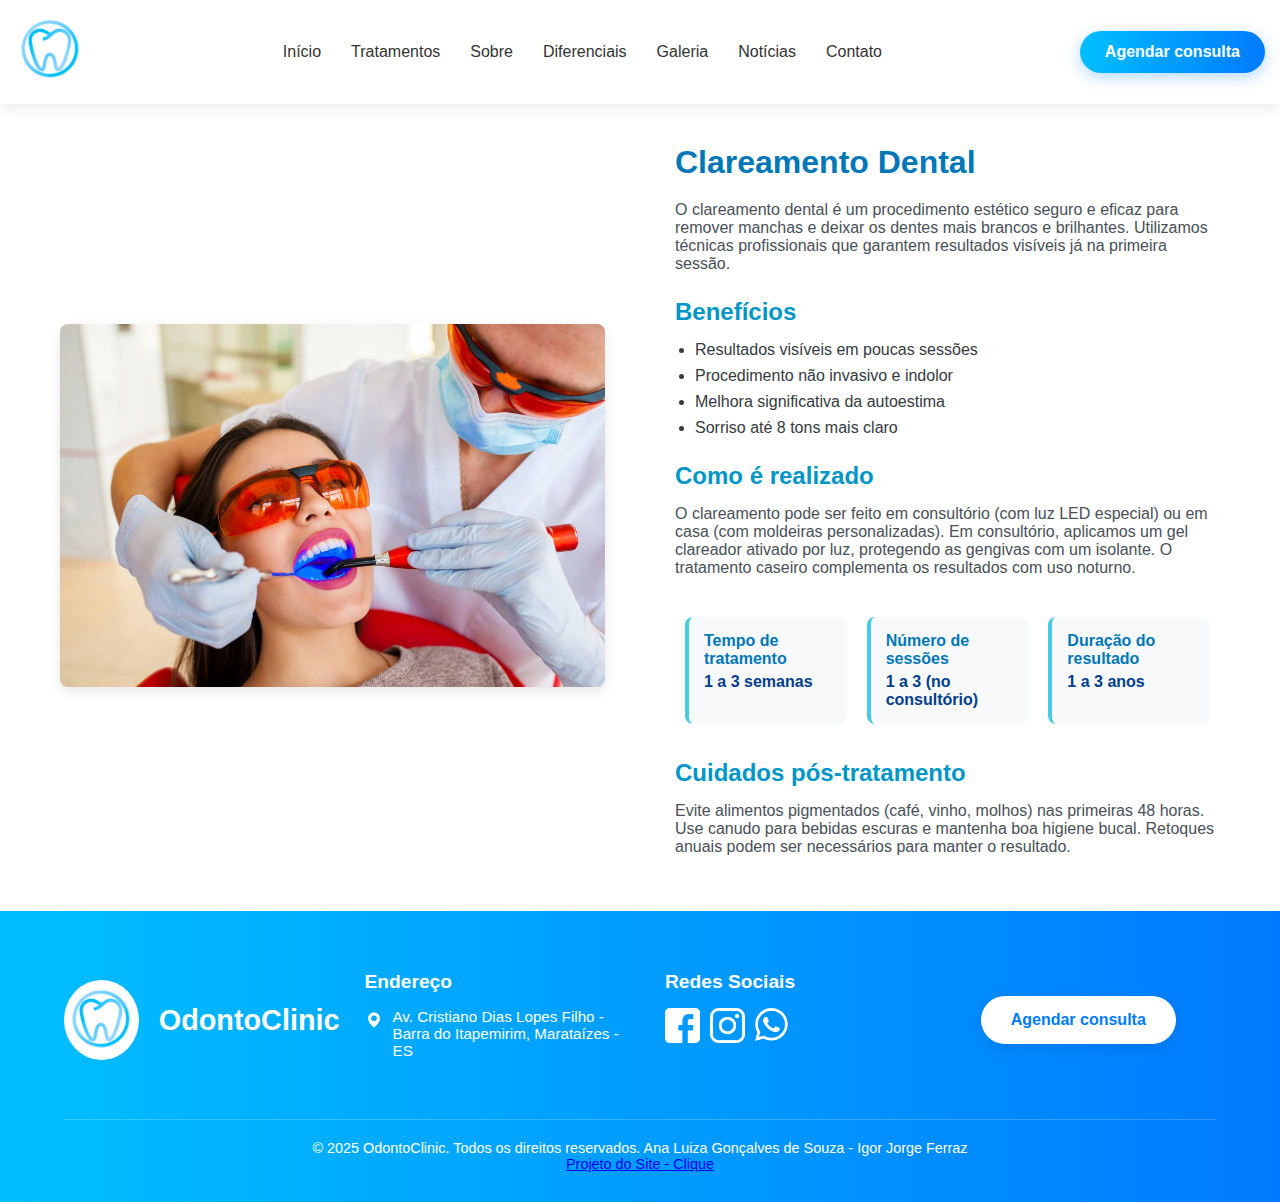
<file: clareamento.html>
<!DOCTYPE html>
<html lang="pt-br">

<head>
    <meta charset="UTF-8">
    <meta name="viewport" content="width=device-width, initial-scale=1.0">
    <title>Implantes Dentários - OdontoClinic</title>
    <link rel="stylesheet" href="assets/css/style.css">
    <link rel="stylesheet" href="assets/css/tratamento.css">
    <link rel="stylesheet" href="assets/css/responsividade.css">
</head>

<body>

    <nav>
        <div class="logo">
            <img src="img/logo.png" alt="Logo">
        </div>
        <div class="links">
            <ul>
                <li><a href="index.html">Início</a></li>
                <li><a href="#tratamentos">Tratamentos</a></li>
                <li><a href="#sobre">Sobre</a></li>
                <li><a href="#diferenciais">Diferenciais</a></li>
                <li><a href="#galeria">Galeria</a></li>
                <li><a href="noticias.html">Notícias</a></li>
                <li><a href="#contato">Contato</a></li>
            </ul>
        </div>
        <div class="botao-agendar">
            <button><a href="#">Agendar consulta</a></button>
        </div>
    </nav>

    <main class="pagina-tratamento">
        <div class="container-tratamento">
            <div class="imagem-tratamento">
                <img src="img/clareamento.jpg" alt="Clareamento Dental">
            </div>
            <div class="conteudo-tratamento">
                <h1>Clareamento Dental</h1>
                <p>O clareamento dental é um procedimento estético seguro e eficaz para remover manchas e deixar os
                    dentes mais brancos e brilhantes. Utilizamos técnicas profissionais que garantem resultados visíveis
                    já na primeira sessão.</p>

                <h2>Benefícios</h2>
                <ul>
                    <li>Resultados visíveis em poucas sessões</li>
                    <li>Procedimento não invasivo e indolor</li>
                    <li>Melhora significativa da autoestima</li>
                    <li>Sorriso até 8 tons mais claro</li>
                </ul>

                <h2>Como é realizado</h2>
                <p>O clareamento pode ser feito em consultório (com luz LED especial) ou em casa (com moldeiras
                    personalizadas). Em consultório, aplicamos um gel clareador ativado por luz, protegendo as gengivas
                    com um isolante. O tratamento caseiro complementa os resultados com uso noturno.</p>

                <div class="detalhes-tratamento">
                    <div class="info-box">
                        <h3>Tempo de tratamento</h3>
                        <p>1 a 3 semanas</p>
                    </div>
                    <div class="info-box">
                        <h3>Número de sessões</h3>
                        <p>1 a 3 (no consultório)</p>
                    </div>
                    <div class="info-box">
                        <h3>Duração do resultado</h3>
                        <p>1 a 3 anos</p>
                    </div>
                </div>

                <h2>Cuidados pós-tratamento</h2>
                <p>Evite alimentos pigmentados (café, vinho, molhos) nas primeiras 48 horas. Use canudo para bebidas
                    escuras e mantenha boa higiene bucal. Retoques anuais podem ser necessários para manter o resultado.
                </p>
            </div>
        </div>
    </main>

    <!-- RODAPE -->
    <footer>
        <div class="footer-content">
            <div class="logo-container">
                <div class="logo-footer">
                    <img src="img/logo.png" alt="Logo OdontoClinic">
                </div>
                <div class="nome">
                    <p>OdontoClinic</p>
                </div>
            </div>
            <div class="endereco">
                <p>Endereço</p>
                <div class="endereco-texto">
                    <img src="img/pin.png" alt="Ícone de localização">
                    <p>Av. Cristiano Dias Lopes Filho - Barra do Itapemirim, Marataízes - ES</p>
                </div>
            </div>
            <div class="redes-sociais">
                <p>Redes Sociais</p>
                <div class="social-icons">
                    <a href="#"><img src="img/facebook.png" alt="Facebook"></a>
                    <a href="#"><img src="img/instagram.png" alt="Instagram"></a>
                    <a href="#"><img src="img/whatsapp.png" alt="Whatsapp"></a>
                </div>
            </div>
            <div class="botao-agendar botao-footer">
                <button><a href="#">Agendar consulta</a></button>
            </div>
        </div>
        <div class="copyright">
            <p>&copy; 2025 OdontoClinic. Todos os direitos reservados. Ana Luiza Gonçalves de Souza - Igor Jorge Ferraz
            </p>
            <a href="projetodosite.html">Projeto do Site - Clique</a>
        </div>
    </footer>


</body>

</html>
</file>
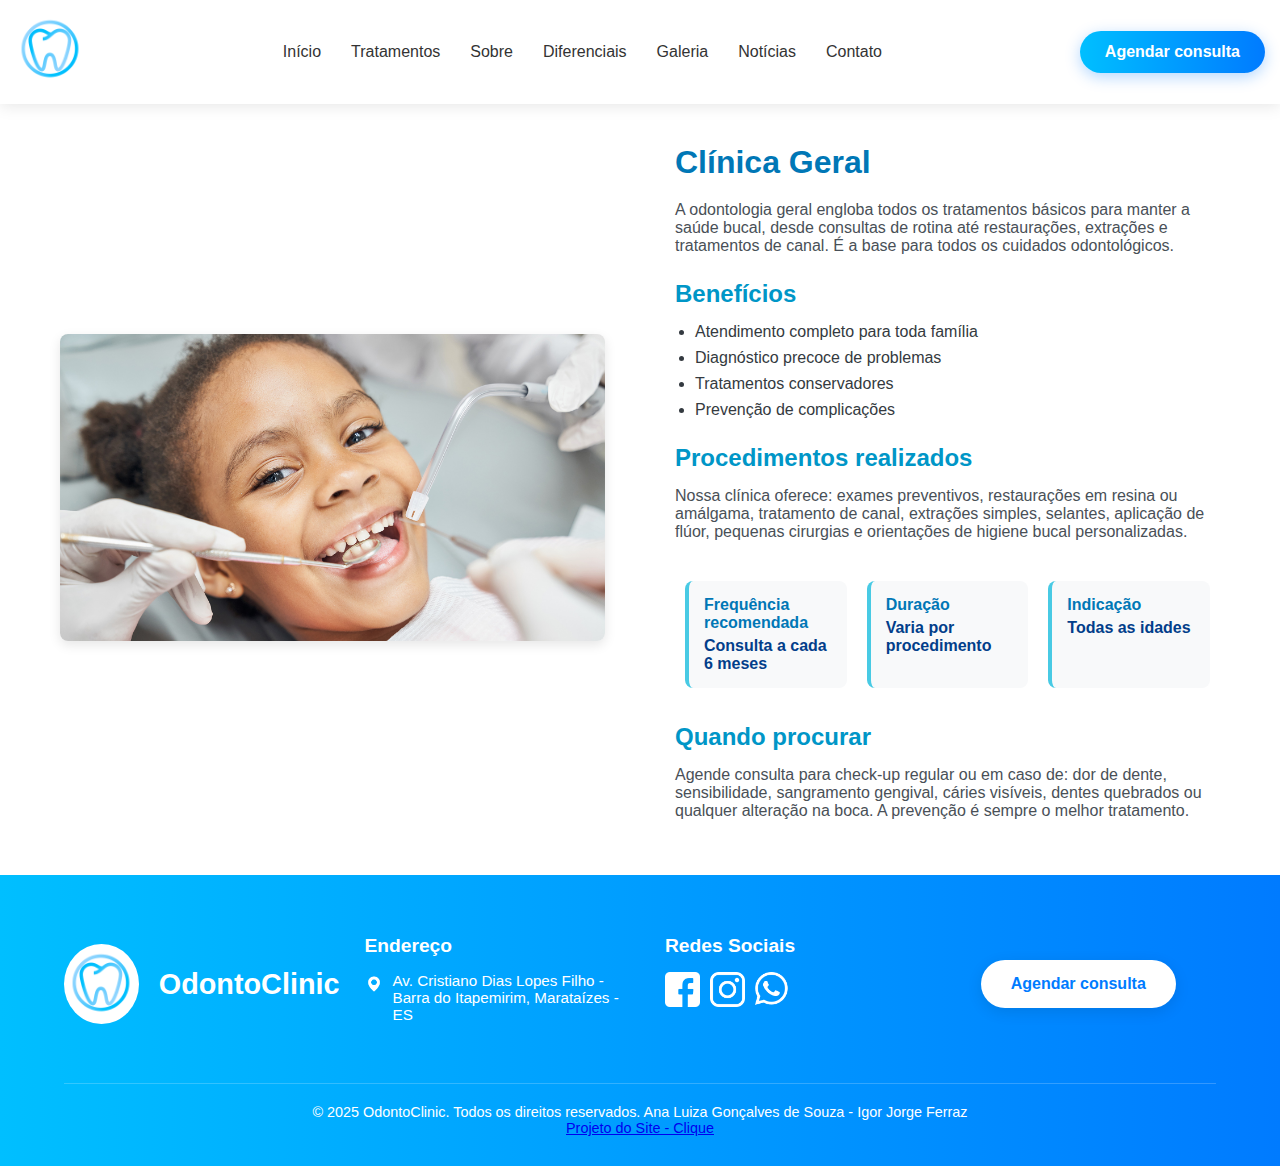
<file: clinico.html>
<!DOCTYPE html>
<html lang="pt-br">

<head>
    <meta charset="UTF-8">
    <meta name="viewport" content="width=device-width, initial-scale=1.0">
    <title>Implantes Dentários - OdontoClinic</title>
    <link rel="stylesheet" href="assets/css/style.css">
    <link rel="stylesheet" href="assets/css/tratamento.css">
    <link rel="stylesheet" href="assets/css/responsividade.css">
</head>

<body>

    <nav>
        <div class="logo">
            <img src="img/logo.png" alt="Logo">
        </div>
        <div class="links">
            <ul>
                <li><a href="index.html">Início</a></li>
                <li><a href="#tratamentos">Tratamentos</a></li>
                <li><a href="#sobre">Sobre</a></li>
                <li><a href="#diferenciais">Diferenciais</a></li>
                <li><a href="#galeria">Galeria</a></li>
                <li><a href="noticias.html">Notícias</a></li>
                <li><a href="#contato">Contato</a></li>
            </ul>
        </div>
        <div class="botao-agendar">
            <button><a href="#">Agendar consulta</a></button>
        </div>
    </nav>

    <main class="pagina-tratamento">
        <div class="container-tratamento">
            <div class="imagem-tratamento">
                <img src="img/clinica.jpg" alt="Clínica Geral">
            </div>
            <div class="conteudo-tratamento">
                <h1>Clínica Geral</h1>
                <p>A odontologia geral engloba todos os tratamentos básicos para manter a saúde bucal, desde consultas
                    de rotina até restaurações, extrações e tratamentos de canal. É a base para todos os cuidados
                    odontológicos.</p>

                <h2>Benefícios</h2>
                <ul>
                    <li>Atendimento completo para toda família</li>
                    <li>Diagnóstico precoce de problemas</li>
                    <li>Tratamentos conservadores</li>
                    <li>Prevenção de complicações</li>
                </ul>

                <h2>Procedimentos realizados</h2>
                <p>Nossa clínica oferece: exames preventivos, restaurações em resina ou amálgama, tratamento de canal,
                    extrações simples, selantes, aplicação de flúor, pequenas cirurgias e orientações de higiene bucal
                    personalizadas.</p>

                <div class="detalhes-tratamento">
                    <div class="info-box">
                        <h3>Frequência recomendada</h3>
                        <p>Consulta a cada 6 meses</p>
                    </div>
                    <div class="info-box">
                        <h3>Duração</h3>
                        <p>Varia por procedimento</p>
                    </div>
                    <div class="info-box">
                        <h3>Indicação</h3>
                        <p>Todas as idades</p>
                    </div>
                </div>

                <h2>Quando procurar</h2>
                <p>Agende consulta para check-up regular ou em caso de: dor de dente, sensibilidade, sangramento
                    gengival, cáries visíveis, dentes quebrados ou qualquer alteração na boca. A prevenção é sempre o
                    melhor tratamento.</p>
            </div>
        </div>
    </main>

    <!-- RODAPE -->
    <footer>
        <div class="footer-content">
            <div class="logo-container">
                <div class="logo-footer">
                    <img src="img/logo.png" alt="Logo OdontoClinic">
                </div>
                <div class="nome">
                    <p>OdontoClinic</p>
                </div>
            </div>
            <div class="endereco">
                <p>Endereço</p>
                <div class="endereco-texto">
                    <img src="img/pin.png" alt="Ícone de localização">
                    <p>Av. Cristiano Dias Lopes Filho - Barra do Itapemirim, Marataízes - ES</p>
                </div>
            </div>
            <div class="redes-sociais">
                <p>Redes Sociais</p>
                <div class="social-icons">
                    <a href="#"><img src="img/facebook.png" alt="Facebook"></a>
                    <a href="#"><img src="img/instagram.png" alt="Instagram"></a>
                    <a href="#"><img src="img/whatsapp.png" alt="Whatsapp"></a>
                </div>
            </div>
            <div class="botao-agendar botao-footer">
                <button><a href="#">Agendar consulta</a></button>
            </div>
        </div>
        <div class="copyright">
            <p>&copy; 2025 OdontoClinic. Todos os direitos reservados. Ana Luiza Gonçalves de Souza - Igor Jorge Ferraz
            </p>
            <a href="projetodosite.html">Projeto do Site - Clique</a>
        </div>
    </footer>


</body>

</html>
</file>
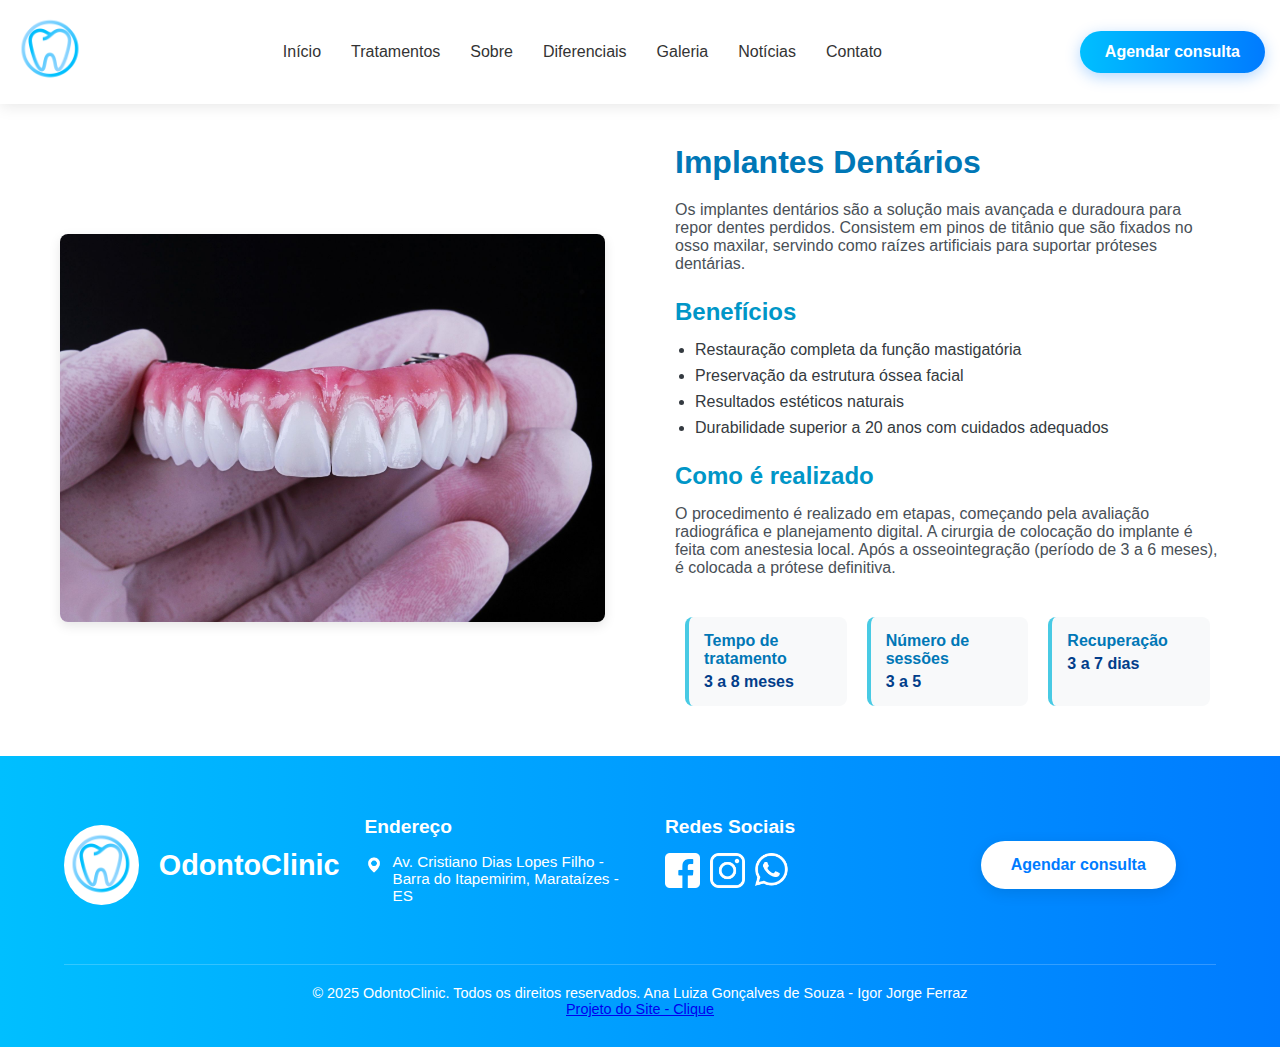
<file: implantes.html>
<!DOCTYPE html>
<html lang="pt-br">
<head>
    <meta charset="UTF-8">
    <meta name="viewport" content="width=device-width, initial-scale=1.0">
    <title>Implantes Dentários - OdontoClinic</title>
    <link rel="stylesheet" href="assets/css/style.css">
    <link rel="stylesheet" href="assets/css/tratamento.css">
    <link rel="stylesheet" href="assets/css/responsividade.css">
</head>
<body>

    <nav>
        <div class="logo">
            <img src="img/logo.png" alt="Logo">
        </div>
        <div class="links">
            <ul>
                <li><a href="index.html">Início</a></li>
                <li><a href="#tratamentos">Tratamentos</a></li>
                <li><a href="#sobre">Sobre</a></li>
                <li><a href="#diferenciais">Diferenciais</a></li>
                <li><a href="#galeria">Galeria</a></li>
                <li><a href="noticias.html">Notícias</a></li>
                <li><a href="#contato">Contato</a></li>
            </ul>
        </div>
        <div class="botao-agendar">
            <button><a href="#">Agendar consulta</a></button>
        </div>
    </nav>

    <main class="pagina-tratamento">
        <div class="container-tratamento">
            <div class="imagem-tratamento">
                <img src="img/implante.jpg" alt="Implante Dentário">
            </div>
            <div class="conteudo-tratamento">
                <h1>Implantes Dentários</h1>
                <p>Os implantes dentários são a solução mais avançada e duradoura para repor dentes perdidos. Consistem em pinos de titânio que são fixados no osso maxilar, servindo como raízes artificiais para suportar próteses dentárias.</p>
                
                <h2>Benefícios</h2>
                <ul>
                    <li>Restauração completa da função mastigatória</li>
                    <li>Preservação da estrutura óssea facial</li>
                    <li>Resultados estéticos naturais</li>
                    <li>Durabilidade superior a 20 anos com cuidados adequados</li>
                </ul>
                
                <h2>Como é realizado</h2>
                <p>O procedimento é realizado em etapas, começando pela avaliação radiográfica e planejamento digital. A cirurgia de colocação do implante é feita com anestesia local. Após a osseointegração (período de 3 a 6 meses), é colocada a prótese definitiva.</p>
                
                <div class="detalhes-tratamento">
                    <div class="info-box">
                        <h3>Tempo de tratamento</h3>
                        <p>3 a 8 meses</p>
                    </div>
                    <div class="info-box">
                        <h3>Número de sessões</h3>
                        <p>3 a 5</p>
                    </div>
                    <div class="info-box">
                        <h3>Recuperação</h3>
                        <p>3 a 7 dias</p>
                    </div>
                </div>
            </div>
        </div>
    </main>

     <!-- RODAPE -->
    <footer>
        <div class="footer-content">
            <div class="logo-container">
                <div class="logo-footer">
                    <img src="img/logo.png" alt="Logo OdontoClinic">
                </div>
                <div class="nome">
                    <p>OdontoClinic</p>
                </div>
            </div>
            <div class="endereco">
                <p>Endereço</p>
                <div class="endereco-texto">
                    <img src="img/pin.png" alt="Ícone de localização">
                    <p>Av. Cristiano Dias Lopes Filho - Barra do Itapemirim, Marataízes - ES</p>
                </div>
            </div>
            <div class="redes-sociais">
                <p>Redes Sociais</p>
                <div class="social-icons">
                    <a href="#"><img src="img/facebook.png" alt="Facebook"></a>
                    <a href="#"><img src="img/instagram.png" alt="Instagram"></a>
                    <a href="#"><img src="img/whatsapp.png" alt="Whatsapp"></a>
                </div>
            </div>
            <div class="botao-agendar botao-footer">
                <button><a href="#">Agendar consulta</a></button>
            </div>
        </div>
        <div class="copyright">
            <p>&copy; 2025 OdontoClinic. Todos os direitos reservados. Ana Luiza Gonçalves de Souza - Igor Jorge Ferraz</p>
            <a href="projetodosite.html">Projeto do Site - Clique</a>
        </div>
    </footer>


</body>
</html>
</file>
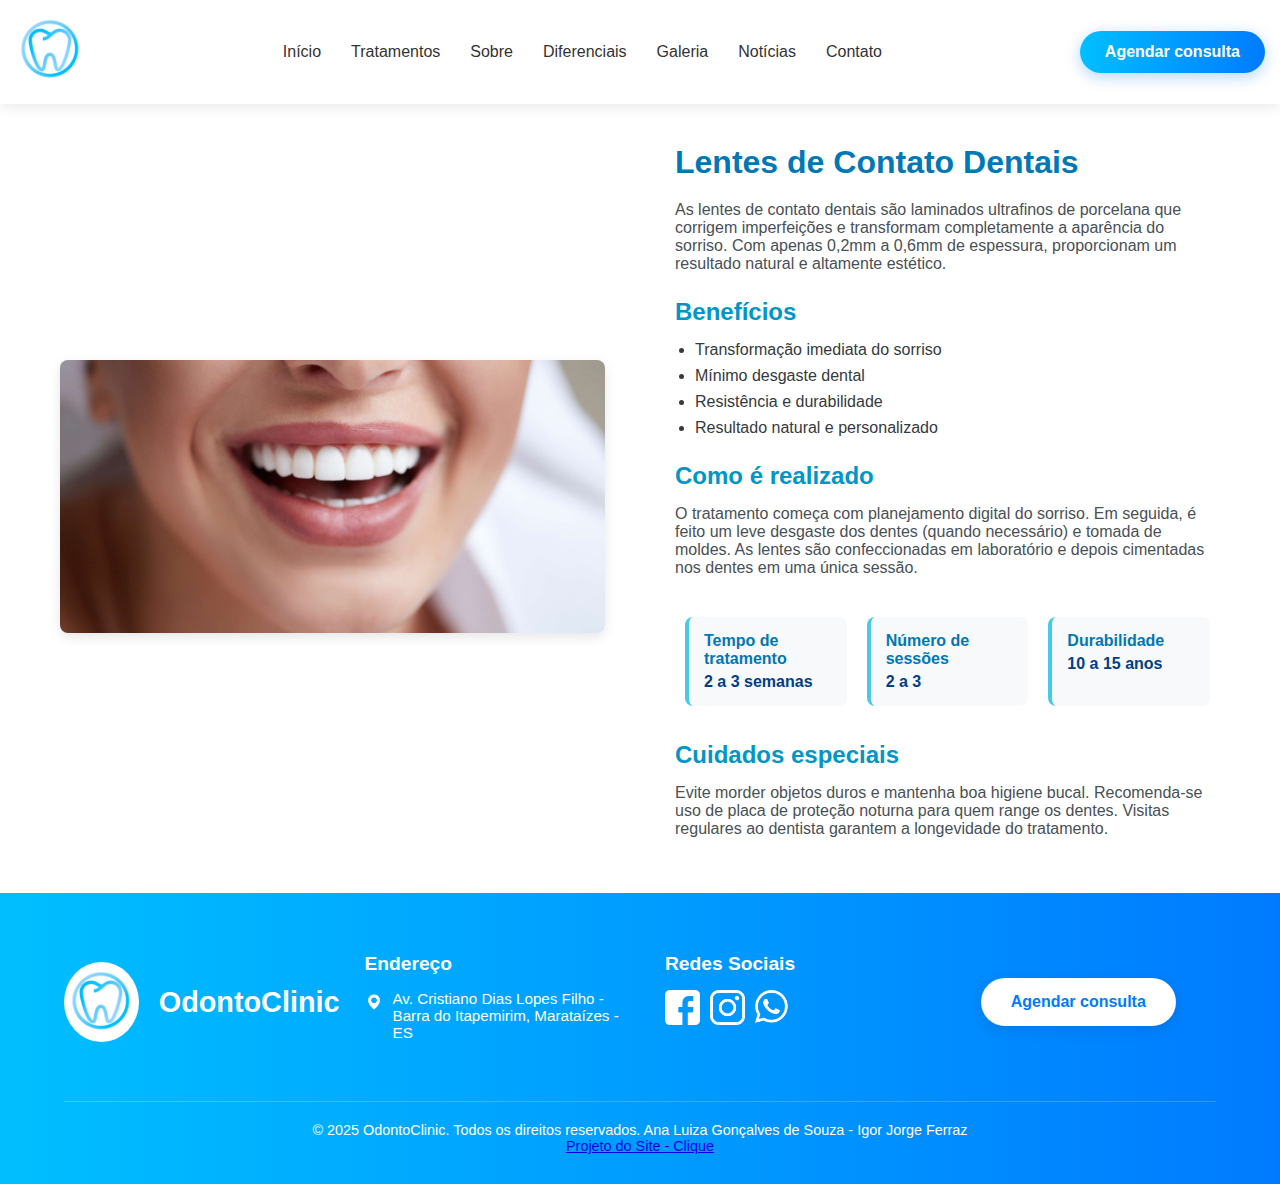
<file: lentes.html>
<!DOCTYPE html>
<html lang="pt-br">

<head>
    <meta charset="UTF-8">
    <meta name="viewport" content="width=device-width, initial-scale=1.0">
    <title>Implantes Dentários - OdontoClinic</title>
    <link rel="stylesheet" href="assets/css/style.css">
    <link rel="stylesheet" href="assets/css/tratamento.css">
    <link rel="stylesheet" href="assets/css/responsividade.css">
</head>

<body>

    <nav>
        <div class="logo">
            <img src="img/logo.png" alt="Logo">
        </div>
        <div class="links">
            <ul>
                <li><a href="index.html">Início</a></li>
                <li><a href="#tratamentos">Tratamentos</a></li>
                <li><a href="#sobre">Sobre</a></li>
                <li><a href="#diferenciais">Diferenciais</a></li>
                <li><a href="#galeria">Galeria</a></li>
                <li><a href="noticias.html">Notícias</a></li>
                <li><a href="#contato">Contato</a></li>
            </ul>
        </div>
        <div class="botao-agendar">
            <button><a href="#">Agendar consulta</a></button>
        </div>
    </nav>

    <main class="pagina-tratamento">
        <div class="container-tratamento">
            <div class="imagem-tratamento">
                <img src="img/lentesdecontato.jpeg" alt="Lentes de Contato Dentais">
            </div>
            <div class="conteudo-tratamento">
                <h1>Lentes de Contato Dentais</h1>
                <p>As lentes de contato dentais são laminados ultrafinos de porcelana que corrigem imperfeições e
                    transformam completamente a aparência do sorriso. Com apenas 0,2mm a 0,6mm de espessura,
                    proporcionam um resultado natural e altamente estético.</p>

                <h2>Benefícios</h2>
                <ul>
                    <li>Transformação imediata do sorriso</li>
                    <li>Mínimo desgaste dental</li>
                    <li>Resistência e durabilidade</li>
                    <li>Resultado natural e personalizado</li>
                </ul>

                <h2>Como é realizado</h2>
                <p>O tratamento começa com planejamento digital do sorriso. Em seguida, é feito um leve desgaste dos
                    dentes (quando necessário) e tomada de moldes. As lentes são confeccionadas em laboratório e depois
                    cimentadas nos dentes em uma única sessão.</p>

                <div class="detalhes-tratamento">
                    <div class="info-box">
                        <h3>Tempo de tratamento</h3>
                        <p>2 a 3 semanas</p>
                    </div>
                    <div class="info-box">
                        <h3>Número de sessões</h3>
                        <p>2 a 3</p>
                    </div>
                    <div class="info-box">
                        <h3>Durabilidade</h3>
                        <p>10 a 15 anos</p>
                    </div>
                </div>

                <h2>Cuidados especiais</h2>
                <p>Evite morder objetos duros e mantenha boa higiene bucal. Recomenda-se uso de placa de proteção
                    noturna para quem range os dentes. Visitas regulares ao dentista garantem a longevidade do
                    tratamento.</p>
            </div>
        </div>
    </main>

    <!-- RODAPE -->
    <footer>
        <div class="footer-content">
            <div class="logo-container">
                <div class="logo-footer">
                    <img src="img/logo.png" alt="Logo OdontoClinic">
                </div>
                <div class="nome">
                    <p>OdontoClinic</p>
                </div>
            </div>
            <div class="endereco">
                <p>Endereço</p>
                <div class="endereco-texto">
                    <img src="img/pin.png" alt="Ícone de localização">
                    <p>Av. Cristiano Dias Lopes Filho - Barra do Itapemirim, Marataízes - ES</p>
                </div>
            </div>
            <div class="redes-sociais">
                <p>Redes Sociais</p>
                <div class="social-icons">
                    <a href="#"><img src="img/facebook.png" alt="Facebook"></a>
                    <a href="#"><img src="img/instagram.png" alt="Instagram"></a>
                    <a href="#"><img src="img/whatsapp.png" alt="Whatsapp"></a>
                </div>
            </div>
            <div class="botao-agendar botao-footer">
                <button><a href="#">Agendar consulta</a></button>
            </div>
        </div>
        <div class="copyright">
            <p>&copy; 2025 OdontoClinic. Todos os direitos reservados. Ana Luiza Gonçalves de Souza - Igor Jorge Ferraz
            </p>
            <a href="projetodosite.html">Projeto do Site - Clique</a>
        </div>
    </footer>


</body>

</html>
</file>
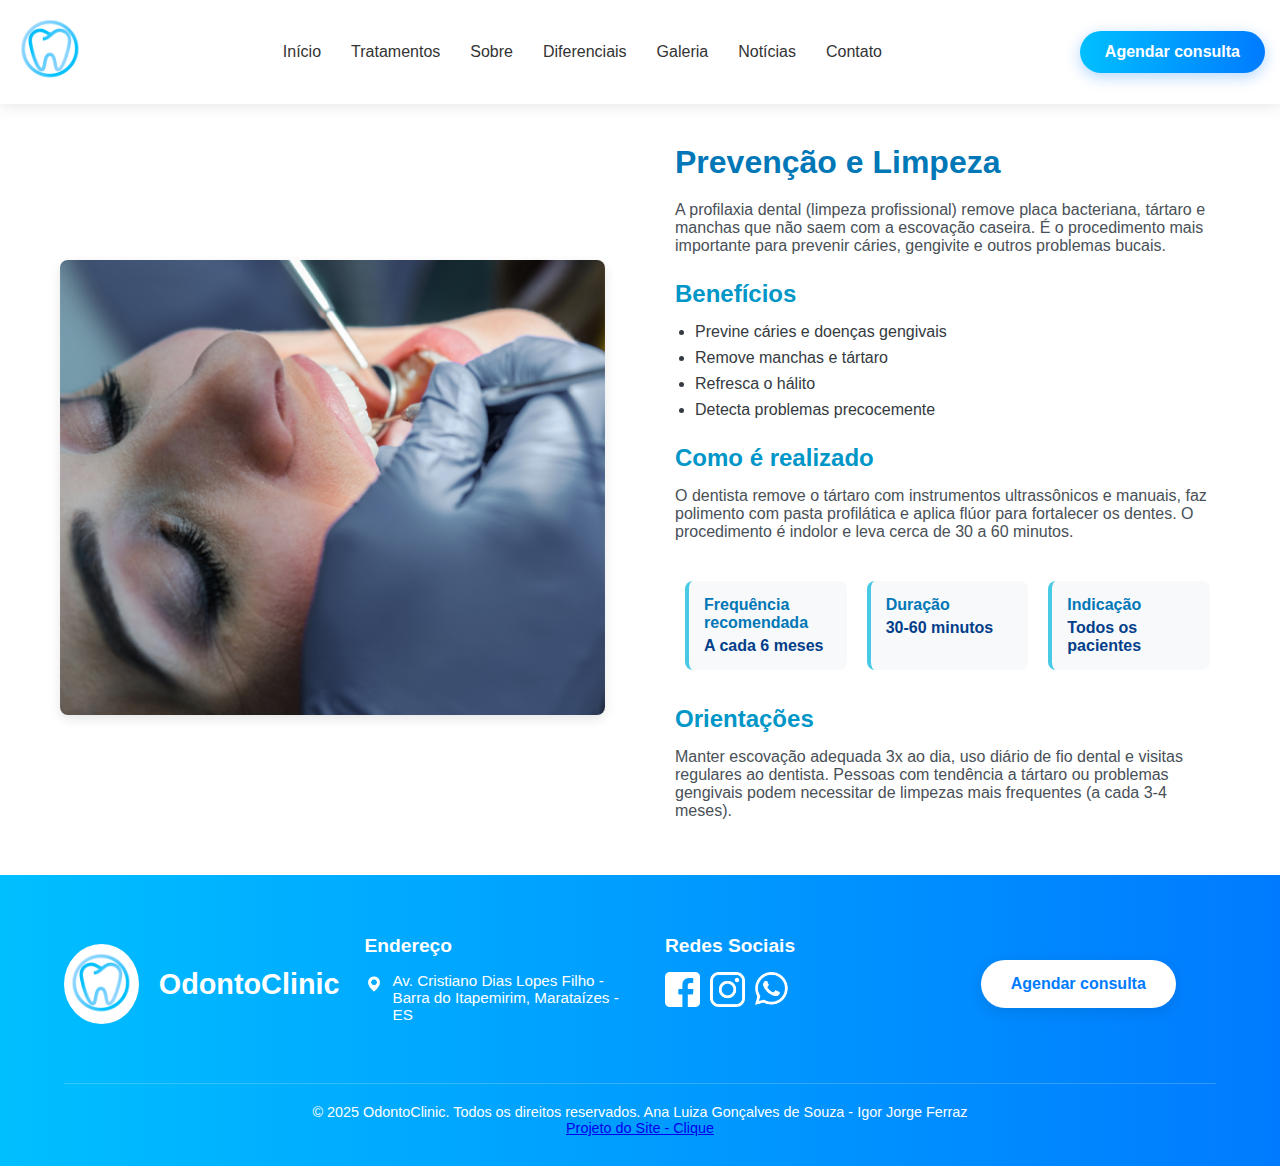
<file: limpeza.html>
<!DOCTYPE html>
<html lang="pt-br">

<head>
    <meta charset="UTF-8">
    <meta name="viewport" content="width=device-width, initial-scale=1.0">
    <title>Implantes Dentários - OdontoClinic</title>
    <link rel="stylesheet" href="assets/css/style.css">
    <link rel="stylesheet" href="assets/css/tratamento.css">
    <link rel="stylesheet" href="assets/css/responsividade.css">
</head>

<body>

    <nav>
        <div class="logo">
            <img src="img/logo.png" alt="Logo">
        </div>
        <div class="links">
            <ul>
                <li><a href="index.html">Início</a></li>
                <li><a href="#tratamentos">Tratamentos</a></li>
                <li><a href="#sobre">Sobre</a></li>
                <li><a href="#diferenciais">Diferenciais</a></li>
                <li><a href="#galeria">Galeria</a></li>
                <li><a href="noticias.html">Notícias</a></li>
                <li><a href="#contato">Contato</a></li>
            </ul>
        </div>
        <div class="botao-agendar">
            <button><a href="#">Agendar consulta</a></button>
        </div>
    </nav>

    <main class="pagina-tratamento">
        <div class="container-tratamento">
            <div class="imagem-tratamento">
                <img src="img/limpeza.png" alt="Prevenção e Limpeza">
            </div>
            <div class="conteudo-tratamento">
                <h1>Prevenção e Limpeza</h1>
                <p>A profilaxia dental (limpeza profissional) remove placa bacteriana, tártaro e manchas que não saem
                    com a escovação caseira. É o procedimento mais importante para prevenir cáries, gengivite e outros
                    problemas bucais.</p>

                <h2>Benefícios</h2>
                <ul>
                    <li>Previne cáries e doenças gengivais</li>
                    <li>Remove manchas e tártaro</li>
                    <li>Refresca o hálito</li>
                    <li>Detecta problemas precocemente</li>
                </ul>

                <h2>Como é realizado</h2>
                <p>O dentista remove o tártaro com instrumentos ultrassônicos e manuais, faz polimento com pasta
                    profilática e aplica flúor para fortalecer os dentes. O procedimento é indolor e leva cerca de 30 a
                    60 minutos.</p>

                <div class="detalhes-tratamento">
                    <div class="info-box">
                        <h3>Frequência recomendada</h3>
                        <p>A cada 6 meses</p>
                    </div>
                    <div class="info-box">
                        <h3>Duração</h3>
                        <p>30-60 minutos</p>
                    </div>
                    <div class="info-box">
                        <h3>Indicação</h3>
                        <p>Todos os pacientes</p>
                    </div>
                </div>

                <h2>Orientações</h2>
                <p>Manter escovação adequada 3x ao dia, uso diário de fio dental e visitas regulares ao dentista.
                    Pessoas com tendência a tártaro ou problemas gengivais podem necessitar de limpezas mais frequentes
                    (a cada 3-4 meses).</p>
            </div>
        </div>
    </main>

    <!-- RODAPE -->
    <footer>
        <div class="footer-content">
            <div class="logo-container">
                <div class="logo-footer">
                    <img src="img/logo.png" alt="Logo OdontoClinic">
                </div>
                <div class="nome">
                    <p>OdontoClinic</p>
                </div>
            </div>
            <div class="endereco">
                <p>Endereço</p>
                <div class="endereco-texto">
                    <img src="img/pin.png" alt="Ícone de localização">
                    <p>Av. Cristiano Dias Lopes Filho - Barra do Itapemirim, Marataízes - ES</p>
                </div>
            </div>
            <div class="redes-sociais">
                <p>Redes Sociais</p>
                <div class="social-icons">
                    <a href="#"><img src="img/facebook.png" alt="Facebook"></a>
                    <a href="#"><img src="img/instagram.png" alt="Instagram"></a>
                    <a href="#"><img src="img/whatsapp.png" alt="Whatsapp"></a>
                </div>
            </div>
            <div class="botao-agendar botao-footer">
                <button><a href="#">Agendar consulta</a></button>
            </div>
        </div>
        <div class="copyright">
            <p>&copy; 2025 OdontoClinic. Todos os direitos reservados. Ana Luiza Gonçalves de Souza - Igor Jorge Ferraz
            </p>
            <a href="projetodosite.html">Projeto do Site - Clique</a>
        </div>
    </footer>


</body>

</html>
</file>
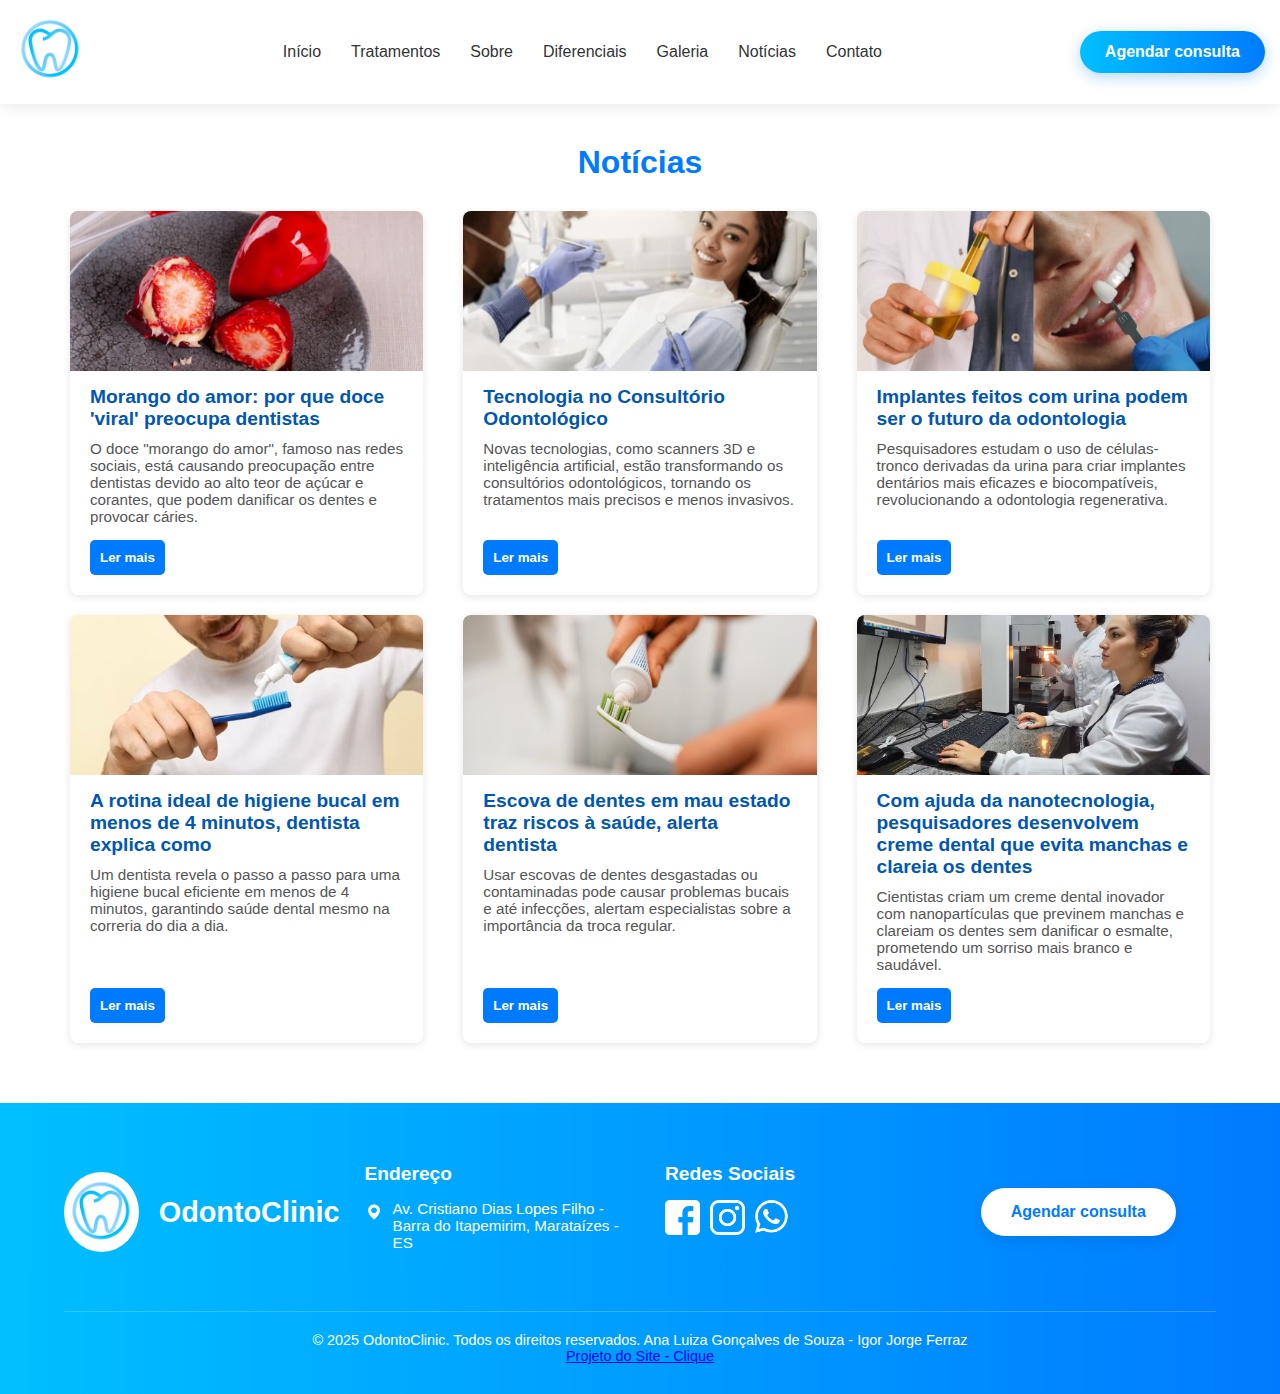
<file: noticias.html>
<!DOCTYPE html>
<html lang="pt-br">

<head>
    <meta charset="UTF-8" />
    <meta name="viewport" content="width=device-width, initial-scale=1" />
    <link rel="stylesheet" href="assets/css/style.css">
    <link rel="stylesheet" href="assets/css/noticias.css">
    <link rel="stylesheet" href="assets/css/responsividade.css">
</head>

<body>

    <nav>
        <div class="logo">
            <img src="img/logo.png" alt="Logo">
        </div>
        <div class="links">
            <ul>
                <li><a href="index.html">Início</a></li>
                <li><a href="#tratamentos">Tratamentos</a></li>
                <li><a href="#sobre">Sobre</a></li>
                <li><a href="#diferenciais">Diferenciais</a></li>
                <li><a href="#galeria">Galeria</a></li>
                <li><a href="noticias.html">Notícias</a></li>
                <li><a href="#contato">Contato</a></li>
            </ul>
        </div>
        <div class="botao-agendar">
            <button><a href="#">Agendar consulta</a></button>
        </div>
    </nav>

    <div class="noticias">
        <h1>Notícias</h1>
        <div class="noticias-container">
            <article class="card-noticia">
                <img src="img/noticia1.png" alt="Notícia 1" />
                <h3>Morango do amor: por que doce 'viral' preocupa dentistas</h3>
                <p>O doce "morango do amor", famoso nas redes sociais, está causando preocupação entre dentistas devido ao alto teor de açúcar e corantes, que podem danificar os dentes e provocar cáries.</p>
                <button><a href="https://www.bbc.com/portuguese/articles/cdx0vnwgvwko" target="_blank">Ler mais</a></button>
            </article>
            <article class="card-noticia">
                <img src="img/noticia2.jpeg" alt="Notícia 2" />
                <h3>Tecnologia no Consultório Odontológico</h3>
                <p>Novas tecnologias, como scanners 3D e inteligência artificial, estão transformando os consultórios odontológicos, tornando os tratamentos mais precisos e menos invasivos.</p>
                <button><a href="https://www.opoder.com.br/noticias/25899/tecnologia-no-consultorio-odontologico-o-futuro-chegou-com-um-sorriso" target="_blank">Ler mais</a></button>
            </article>
            <article class="card-noticia">
                <img src="img/noticia3.png" alt="Notícia 3" />
                <h3>Implantes feitos com urina podem ser o futuro da odontologia</h3>
                <p>Pesquisadores estudam o uso de células-tronco derivadas da urina para criar implantes dentários mais eficazes e biocompatíveis, revolucionando a odontologia regenerativa.</p>
                <button><a href="https://www.uol.com.br/tilt/noticias/redacao/2025/07/17/implantes-dentarios-com-xixi.htm" target="_blank">Ler mais</a></button>
            </article>
            <article class="card-noticia">
                <img src="img/noticia4.png" alt="Notícia 4" />
                <h3>A rotina ideal de higiene bucal em menos de 4 minutos, dentista explica como</h3>
                <p>Um dentista revela o passo a passo para uma higiene bucal eficiente em menos de 4 minutos, garantindo saúde dental mesmo na correria do dia a dia.</p>
                <button><a href="https://g1.globo.com/go/goias/especial-publicitario/crool-odontologia-especializada/noticia/2025/07/21/a-rotina-ideal-de-higiene-bucal-em-menos-de-4-minutos-dentista-explica-como.ghtml" target="_blank">Ler mais</a></button>
            </article>
            <article class="card-noticia">
                <img src="img/noticia5.png" alt="Notícia 5" />
                <h3>Escova de dentes em mau estado traz riscos à saúde, alerta dentista</h3>
                <p>Usar escovas de dentes desgastadas ou contaminadas pode causar problemas bucais e até infecções, alertam especialistas sobre a importância da troca regular.</p>
                <button><a href="https://www.metropoles.com/saude/escova-de-dentes-mau-estado-riscos" target="_blank">Ler mais</a></button>
            </article>
            <article class="card-noticia">
                <img src="img/noticia6.png" alt="Notícia 6" />
                <h3>Com ajuda da nanotecnologia, pesquisadores desenvolvem creme dental que evita manchas e clareia os dentes</h3>
                <p>Cientistas criam um creme dental inovador com nanopartículas que previnem manchas e clareiam os dentes sem danificar o esmalte, prometendo um sorriso mais branco e saudável.</p>
                <button><a href="https://g1.globo.com/sp/sao-jose-do-rio-preto-aracatuba/noticia/2025/05/09/com-ajuda-da-nanotecnologia-pesquisadores-desenvolvem-creme-dental-que-evita-manchas-e-clareia-os-dentes.ghtml" target="_blank">Ler mais</a></button>
            </article>
        </div>
    </div>

    <footer>
        <div class="footer-content">
            <div class="logo-container">
                <div class="logo-footer">
                    <img src="img/logo.png" alt="Logo OdontoClinic">
                </div>
                <div class="nome">
                    <p>OdontoClinic</p>
                </div>
            </div>
            <div class="endereco">
                <p>Endereço</p>
                <div class="endereco-texto">
                    <img src="img/pin.png" alt="Ícone de localização">
                    <p>Av. Cristiano Dias Lopes Filho - Barra do Itapemirim, Marataízes - ES</p>
                </div>
            </div>
            <div class="redes-sociais">
                <p>Redes Sociais</p>
                <div class="social-icons">
                    <a href="#"><img src="img/facebook.png" alt="Facebook"></a>
                    <a href="#"><img src="img/instagram.png" alt="Instagram"></a>
                    <a href="#"><img src="img/whatsapp.png" alt="Whatsapp"></a>
                </div>
            </div>
            <div class="botao-agendar botao-footer">
                <button><a href="#">Agendar consulta</a></button>
            </div>
        </div>
        <div class="copyright">
            <p>&copy; 2025 OdontoClinic. Todos os direitos reservados. Ana Luiza Gonçalves de Souza - Igor Jorge Ferraz
            </p>
            <a href="projetodosite.html">Projeto do Site - Clique</a>
        </div>
    </footer>

</body>

</html>
</file>
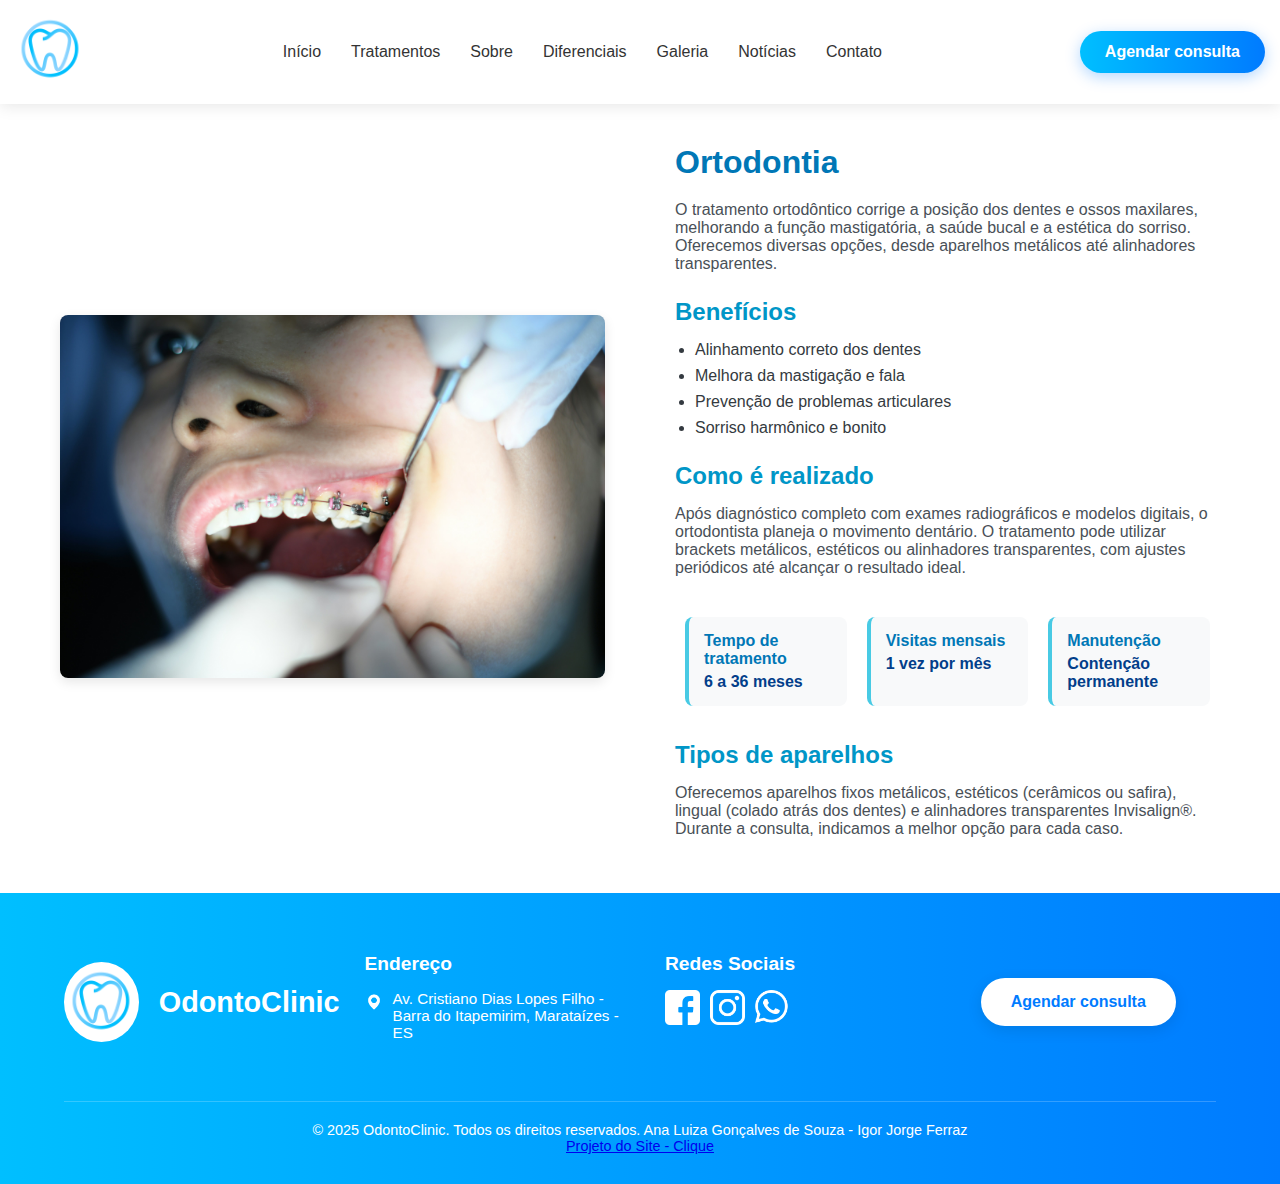
<file: ortodontia.html>
<!DOCTYPE html>
<html lang="pt-br">

<head>
    <meta charset="UTF-8">
    <meta name="viewport" content="width=device-width, initial-scale=1.0">
    <title>Implantes Dentários - OdontoClinic</title>
    <link rel="stylesheet" href="assets/css/style.css">
    <link rel="stylesheet" href="assets/css/tratamento.css">
    <link rel="stylesheet" href="assets/css/responsividade.css">
</head>

<body>

    <nav>
        <div class="logo">
            <img src="img/logo.png" alt="Logo">
        </div>
        <div class="links">
            <ul>
                <li><a href="index.html">Início</a></li>
                <li><a href="#tratamentos">Tratamentos</a></li>
                <li><a href="#sobre">Sobre</a></li>
                <li><a href="#diferenciais">Diferenciais</a></li>
                <li><a href="#galeria">Galeria</a></li>
                <li><a href="noticias.html">Notícias</a></li>
                <li><a href="#contato">Contato</a></li>
            </ul>
        </div>
        <div class="botao-agendar">
            <button><a href="#">Agendar consulta</a></button>
        </div>
    </nav>

    <main class="pagina-tratamento">
        <div class="container-tratamento">
            <div class="imagem-tratamento">
                <img src="img/ortodontia.jpg" alt="Ortodontia">
            </div>
            <div class="conteudo-tratamento">
                <h1>Ortodontia</h1>
                <p>O tratamento ortodôntico corrige a posição dos dentes e ossos maxilares, melhorando a função
                    mastigatória, a saúde bucal e a estética do sorriso. Oferecemos diversas opções, desde aparelhos
                    metálicos até alinhadores transparentes.</p>

                <h2>Benefícios</h2>
                <ul>
                    <li>Alinhamento correto dos dentes</li>
                    <li>Melhora da mastigação e fala</li>
                    <li>Prevenção de problemas articulares</li>
                    <li>Sorriso harmônico e bonito</li>
                </ul>

                <h2>Como é realizado</h2>
                <p>Após diagnóstico completo com exames radiográficos e modelos digitais, o ortodontista planeja o
                    movimento dentário. O tratamento pode utilizar brackets metálicos, estéticos ou alinhadores
                    transparentes, com ajustes periódicos até alcançar o resultado ideal.</p>

                <div class="detalhes-tratamento">
                    <div class="info-box">
                        <h3>Tempo de tratamento</h3>
                        <p>6 a 36 meses</p>
                    </div>
                    <div class="info-box">
                        <h3>Visitas mensais</h3>
                        <p>1 vez por mês</p>
                    </div>
                    <div class="info-box">
                        <h3>Manutenção</h3>
                        <p>Contenção permanente</p>
                    </div>
                </div>

                <h2>Tipos de aparelhos</h2>
                <p>Oferecemos aparelhos fixos metálicos, estéticos (cerâmicos ou safira), lingual (colado atrás dos
                    dentes) e alinhadores transparentes Invisalign®. Durante a consulta, indicamos a melhor opção para
                    cada caso.</p>
            </div>
        </div>
    </main>

    <!-- RODAPE -->
    <footer>
        <div class="footer-content">
            <div class="logo-container">
                <div class="logo-footer">
                    <img src="img/logo.png" alt="Logo OdontoClinic">
                </div>
                <div class="nome">
                    <p>OdontoClinic</p>
                </div>
            </div>
            <div class="endereco">
                <p>Endereço</p>
                <div class="endereco-texto">
                    <img src="img/pin.png" alt="Ícone de localização">
                    <p>Av. Cristiano Dias Lopes Filho - Barra do Itapemirim, Marataízes - ES</p>
                </div>
            </div>
            <div class="redes-sociais">
                <p>Redes Sociais</p>
                <div class="social-icons">
                    <a href="#"><img src="img/facebook.png" alt="Facebook"></a>
                    <a href="#"><img src="img/instagram.png" alt="Instagram"></a>
                    <a href="#"><img src="img/whatsapp.png" alt="Whatsapp"></a>
                </div>
            </div>
            <div class="botao-agendar botao-footer">
                <button><a href="#">Agendar consulta</a></button>
            </div>
        </div>
        <div class="copyright">
            <p>&copy; 2025 OdontoClinic. Todos os direitos reservados. Ana Luiza Gonçalves de Souza - Igor Jorge Ferraz
            </p>
            <a href="projetodosite.html">Projeto do Site - Clique</a>
        </div>
    </footer>


</body>

</html>
</file>
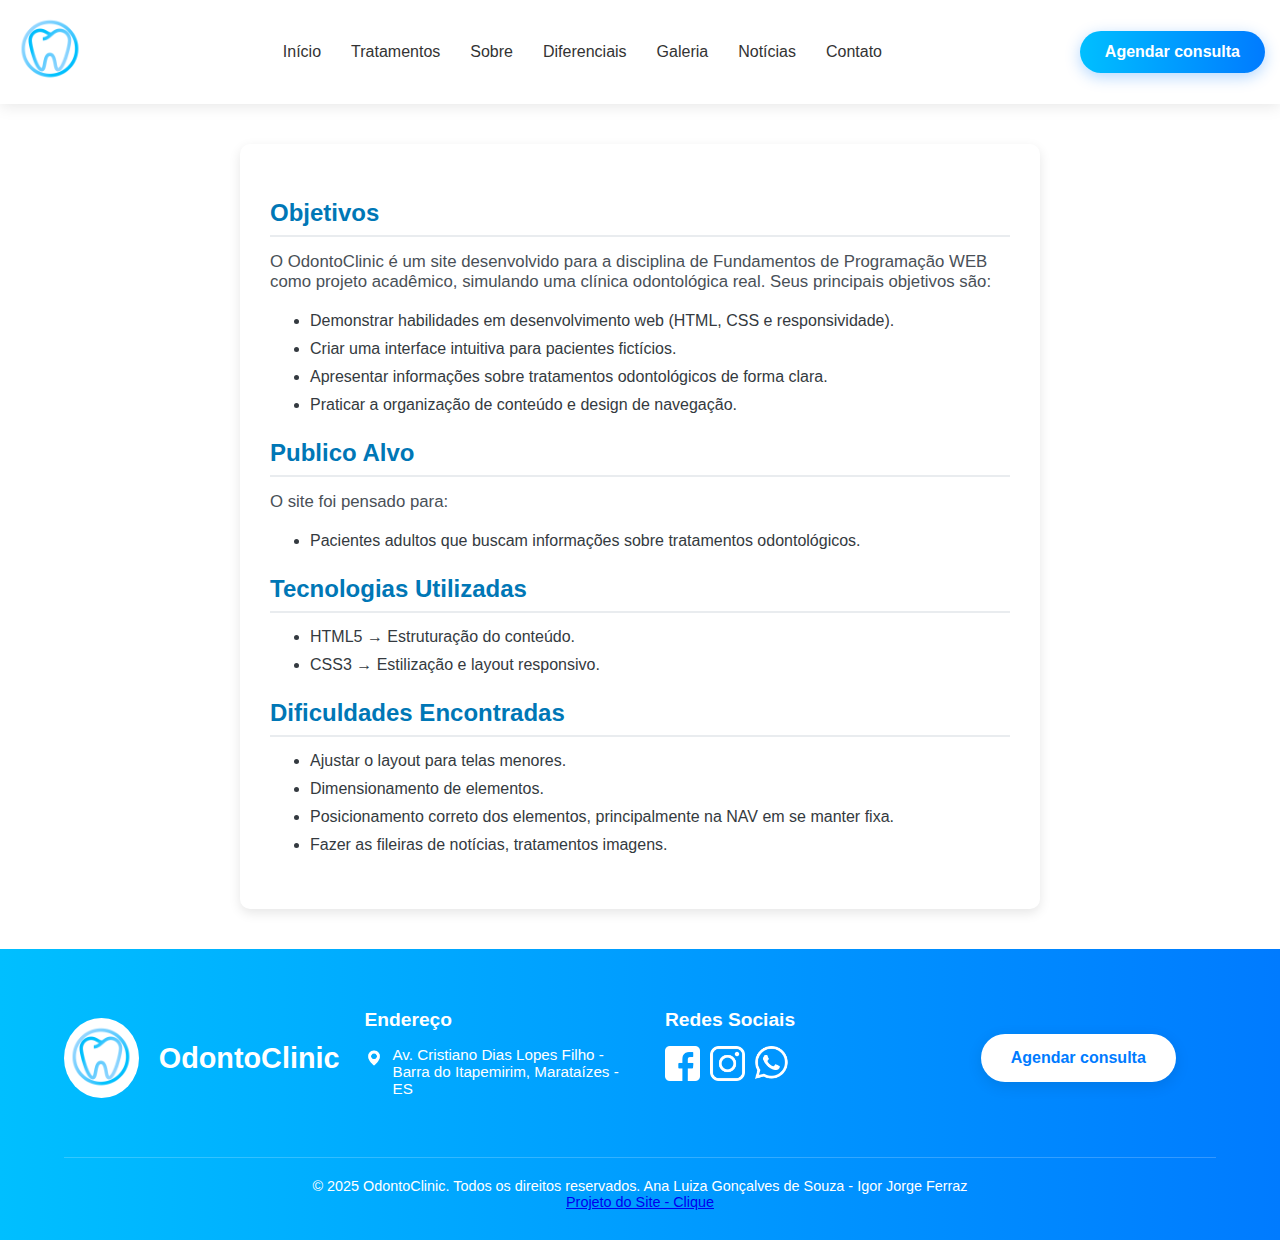
<file: projetodosite.html>
<!DOCTYPE html>
<html lang="pt-br">

<head>
    <meta charset="UTF-8">
    <meta name="viewport" content="width=device-width, initial-scale=1.0">
    <link rel="stylesheet" href="assets/css/style.css">
    <link rel="stylesheet" href="assets/css/responsividade.css">
    <link rel="stylesheet" href="assets/css/projetos.css">
    <link rel="stylesheet" href="assets/css/responsividade.css">
    <title>OdontoClinic</title>
</head>

<body>
    <nav>
        <div class="logo">
            <img src="img/logo.png" alt="Logo">
        </div>
        <div class="links">
            <ul>
                <li><a href="index.html">Início</a></li>
                <li><a href="#tratamentos">Tratamentos</a></li>
                <li><a href="#sobre">Sobre</a></li>
                <li><a href="#diferenciais">Diferenciais</a></li>
                <li><a href="#galeria">Galeria</a></li>
                <li><a href="noticias.html">Notícias</a></li>
                <li><a href="#contato">Contato</a></li>
            </ul>
        </div>
        <div class="botao-agendar">
            <button><a href="#">Agendar consulta</a></button>
        </div>
    </nav>

    <div class="projeto">
        <h3>Objetivos</h3>
        <p>O OdontoClinic é um site desenvolvido para a disciplina de Fundamentos de Programação WEB como projeto
            acadêmico, simulando uma clínica odontológica real. Seus principais objetivos são:</p>
        <ul>
            <li>Demonstrar habilidades em desenvolvimento web (HTML, CSS e responsividade).</li>
            <li> Criar uma interface intuitiva para pacientes fictícios.</li>
            <li> Apresentar informações sobre tratamentos odontológicos de forma clara.</li>
            <li> Praticar a organização de conteúdo e design de navegação.</li>
        </ul>
        <h3>Publico Alvo</h3>
        <p>O site foi pensado para:</p>
        <ul>
            <li>Pacientes adultos que buscam informações sobre tratamentos odontológicos.</li>
        </ul>
        <h3>Tecnologias Utilizadas</h3>
        <ul>
            <li>HTML5 → Estruturação do conteúdo.</li>
            <li>CSS3 → Estilização e layout responsivo.</li>
        </ul>
        <h3>Dificuldades Encontradas</h3>
        <ul>
            <li>Ajustar o layout para telas menores.</li>
            <li>Dimensionamento de elementos.</li>
            <li>Posicionamento correto dos elementos, principalmente na NAV em se manter fixa.</li>
            <li>Fazer as fileiras de notícias, tratamentos imagens.</li>
        </ul>
    </div>

    <!-- RODAPE -->
    <footer>
        <div class="footer-content">
            <div class="logo-container">
                <div class="logo-footer">
                    <img src="img/logo.png" alt="Logo OdontoClinic">
                </div>
                <div class="nome">
                    <p>OdontoClinic</p>
                </div>
            </div>
            <div class="endereco">
                <p>Endereço</p>
                <div class="endereco-texto">
                    <img src="img/pin.png" alt="Ícone de localização">
                    <p>Av. Cristiano Dias Lopes Filho - Barra do Itapemirim, Marataízes - ES</p>
                </div>
            </div>
            <div class="redes-sociais">
                <p>Redes Sociais</p>
                <div class="social-icons">
                    <a href="#"><img src="img/facebook.png" alt="Facebook"></a>
                    <a href="#"><img src="img/instagram.png" alt="Instagram"></a>
                    <a href="#"><img src="img/whatsapp.png" alt="Whatsapp"></a>
                </div>
            </div>
            <div class="botao-agendar botao-footer">
                <button><a href="#">Agendar consulta</a></button>
            </div>
        </div>
        <div class="copyright">
            <p>&copy; 2025 OdontoClinic. Todos os direitos reservados. Ana Luiza Gonçalves de Souza - Igor Jorge Ferraz
            </p>
            <a href="projetodosite.html">Projeto do Site - Clique</a>
        </div>
    </footer>

</body>

</html>
</file>
<file: assets/css/style.css>
* {
    margin: 0;
    padding: 0;
    box-sizing: border-box;
}

body {
    font-family: 'Segoe UI', Tahoma, Geneva, Verdana, sans-serif;
    color: #333;
}

/* Navegação */
nav {
    display: flex;
    justify-content: space-between;
    align-items: center;
    padding: 15px 15px;
    background-color: white;
    box-shadow: 0 2px 15px rgba(0, 0, 0, 0.1);
    position: fixed; 
    width: 100%; /*tive que colocar por que não está ocupando 100% do espaço*/
    z-index: 10; /*só ficou na frente dos itens com isso*/
}

.logo img {
    width: 70px;
}

.links ul {
    display: flex;
    list-style: none;
}

.links li {
    margin: 0 15px;
}

.links a {
    color: #333;
    font-weight: 500;
    padding: 10px 0;
    text-decoration: none;
}

.links a:hover {
    color: #007bff;
}

.botao-agendar button {
    padding: 12px 25px;
    background: linear-gradient(to left, #007bff, #00bfff);
    border: none;
    border-radius: 30px;
    color: white;
    font-size: 1rem;
    font-weight: 600;
    box-shadow: 0 4px 15px rgba(0, 123, 255, 0.3);
}

.botao-agendar a{
    text-decoration: none;
    color: white;
}

.botao-agendar button:hover {
    box-shadow: 0 6px 20px rgba(0, 123, 255, 0.4);
}

/* Cabeçalho */
header {
    display: flex;
    justify-content: space-between;
    align-items: center;
    padding: 80px 80px;
}

.header-content {
    width: 50%;
}

.header-content h1 {
    font-size: 2.8rem;
    color: #222;
    margin-bottom: 20px;
}

.header-content p {
    font-size: 1.1rem;
    color: #555;
    margin-bottom: 30px;
    max-width: 90%;
}

.header-button button {
    padding: 18px 40px;
    background: linear-gradient(to left, #007bff, #00bfff);
    border: none;
    border-radius: 30px;
    font-size: 1.4rem;
    font-weight: 600;
    box-shadow: 0 4px 15px rgba(0, 123, 255, 0.3);
}

.header-button button:hover {
    box-shadow: 0 6px 20px rgba(0, 123, 255, 0.4);
}

.header-button a{
    text-decoration: none;
    color: white;
}

.header-img {
    width: 45%;
    position: relative;
    margin-top: 80px;
}

.header-img img {
    width: 100%;
    height: auto;
    border-radius: 10px;
    box-shadow: 0 15px 30px rgba(0, 0, 0, 0.1);
}

/*Tratamentos */
.tratamentos {
    padding: 80px 80px;
    background: linear-gradient(to left, #007bff, #00bfff);
    text-align: center;
}

.tratamentos h1 {
    color: white;
    font-size: 2.5rem;
    margin-bottom: 20px;
    position: relative;
    display: inline-block;
}

.cards-tratamentos {
    display: flex;
    flex-wrap: wrap;
    justify-content: center;
    margin-top: 50px;
}

.card {
    background-color: white;
    width: 350px;
    padding: 25px;
    border-radius: 10px;
    margin-left: 25px;
    margin-bottom: 25px;
    box-shadow: 0 10px 30px rgba(0, 0, 0, 0.1);
}

.card:hover {
    box-shadow: 0 15px 35px rgba(0, 0, 0, 0.15);
}

.card img {
    width: 100%;
    height: 200px;
    object-fit: cover;
    border-radius: 8px;
    margin-bottom: 20px;
}

.card h3 {
    font-size: 1.4rem;
    color: #007bff;
    margin-bottom: 15px;
}

.card p {
    color: #555;
    text-align: center;
    font-size: 0.95rem;
}

/* Seção Sobre */
.sobre {
    padding: 80px 5%;
    text-align: center;
}

.sobre h1 {
    font-size: 2.5rem;
    color: #007bff;
    margin-bottom: 20px;
    position: relative;
    display: inline-block;
}

.sobre p {
    max-width: 800px;
    margin: 0 auto 40px;
    color: #555;
    font-size: 1.1rem;
}

.dentistas {
    display: flex;
    justify-content: center;
    flex-wrap: wrap;
    margin-top: 50px;
}

.dentistas .dentista2{
    margin-left: 40px;
}

.dentista1 {
    width: 450px;
    padding: 30px;
    background: linear-gradient(to left, #007bff, #00bfff);
    border-radius: 10px;
    box-shadow: 0 10px 30px rgba(0, 0, 0, 0.1);
    color: white;
}

.dentista2{
    width: 450px;
    padding: 30px;
    background: linear-gradient(to left, #007bff, #00bfff);
    border-radius: 10px;
    box-shadow: 0 10px 30px rgba(0, 0, 0, 0.1);
    color: white;
}

.dentistas img {
    width: 150px;
    height: 150px;
    border-radius: 50%;
    border: 5px solid white;
    margin-bottom: 20px;
}

.dentistas h3 {
    font-size: 1.5rem;
    margin-bottom: 10px;
}

.dentistas p {
    font-size: 0.95rem;
    text-align: center;
    color: white;
}

/* Seção de Contato */
.forms {
    background-color: #f8f9fa;
    padding: 80px 5%;
}

.contato-container {
    max-width: 1200px;
    margin: 0 auto;
}

.titulo {
    text-align: center;
    margin-bottom: 50px;
}

.titulo h1 {
    font-size: 2.5rem;
    color: #007bff;
    margin-bottom: 15px;
    position: relative;
    display: inline-block;
}

.titulo p {
    color: #555;
    font-size: 1.1rem;
    max-width: 700px;
    margin: 0 auto;
}

.contato-content {
    display: flex;
    flex-wrap: wrap;
    justify-content: space-between;
}

.dados {
    flex: 1;
    min-width: 300px;
    background: white;
    padding: 30px;
    border-radius: 10px;
    box-shadow: 0 5px 15px rgba(0, 0, 0, 0.05);
}

.dados h3 {
    color: #007bff;
    margin: 25px 0 15px;
    font-size: 1.3rem;
}

.dados h3:first-child {
    margin-top: 0;
}

.telefone p{
    display: flex;
    align-items: center;
    margin-bottom: 10px;
    color: #555;
}

.endereco-texto p {
    display: flex;
    align-items: center;
    margin-bottom: 10px;
    color: #555;
}

.email p{
    display: flex;
    align-items: center;
    margin-bottom: 10px;
    color: #555;
}

.telefone img{
    width: 20px;
    margin-right: 10px;
}

.endereco-texto img {
    width: 20px;
    margin-right: 10px;
}

.email img{
    width: 20px;
    margin-right: 10px;
}

.formulario {
    flex: 1;
    min-width: 300px;
    background: linear-gradient(to left, #007bff, #00bfff);
    padding: 40px;
    border-radius: 10px;
    box-shadow: 0 5px 15px rgba(0, 0, 0, 0.1);
    color: white;
    margin-left: 10px;
}

.formulario p {
    margin-bottom: 20px;
    font-size: 1.1rem;
}

.formulario input{
    width: 100%;
    padding: 15px;
    margin-bottom: 20px;
    border: none;
    border-radius: 5px;
    font-size: 1rem;
    background-color: rgba(255, 255, 255, 0.9);
}

.formulario textarea {
    width: 100%;
    padding: 15px;
    margin-bottom: 20px;
    border: none;
    border-radius: 5px;
    font-size: 1rem;
    background-color: rgba(255, 255, 255, 0.9);
}

.formulario textarea {
    height: 100px;
}

.formulario button {
    width: 100%;
    padding: 15px;
    background-color: white;
    color: #007bff;
    border: none;
    border-radius: 5px;
    font-size: 1rem;
    font-weight: 600;
    cursor: pointer;
}

.formulario button:hover {
    background-color: #f0f0f0;
}

/* Rodapé */
footer {
    background: linear-gradient(to left, #007bff, #00bfff);
    color: white;
    padding: 60px 5% 30px;
}

.footer-content {
    display: flex;
    flex-wrap: wrap;
    justify-content: space-between;
    max-width: 1200px;
    margin: 0 auto;
}

.logo-container {
    flex: 1;
    min-width: 250px;
    display: flex;
    align-items: center;
}

.logo-footer {
    width: 80px;
    height: 80px;
    background-color: white;
    border-radius: 50%;
    display: flex;
    align-items: center;
    justify-content: center;
    margin-right: 20px;
}

.logo-footer img {
    width: 70px;
}

.nome p {
    font-size: 1.8rem;
    font-weight: 700;
}

.endereco {
    flex: 1;
    min-width: 250px;
    margin: 0 25px 0 25px;
}

.endereco p:first-child {
    font-weight: 600;
    font-size: 1.2rem;
    margin-bottom: 15px;
}

.endereco-texto {
    display: flex;
    align-items: flex-start;
}

.endereco-texto img {
    width: 18px;
    margin-top: 3px;
    margin-right: 10px;
}

footer .endereco-texto p {
    font-size: 0.95rem;
    color: white;
}

.redes-sociais {
    flex: 1;
    min-width: 150px;
}

.redes-sociais p {
    font-weight: 600;
    font-size: 1.2rem;
    margin-bottom: 15px;
}

.social-icons {
    display: flex;
}

.social-icons img {
    width: 35px;
}

.social-icons a{
    margin-left: 10px;
}

.social-icons a:first-child {
    margin-left: 0;
}

.botao-footer {
    flex: 1;
    min-width: 250px;
    display: flex;
    justify-content: center;
    align-items: center;
}

.botao-footer button {
    padding: 15px 30px;
    background: white;
    border: none;
    border-radius: 30px;
    font-weight: 600;
    box-shadow: 0 4px 15px rgba(0, 0, 0, 0.1);
}

.botao-footer button:hover {
    box-shadow: 0 6px 20px rgba(0, 0, 0, 0.15);
}

.botao-footer a{
    color: #007bff;
}

.copyright {
    text-align: center;
    margin-top: 50px;
    padding-top: 20px;
    border-top: 1px solid rgba(255, 255, 255, 0.2);
    font-size: 0.9rem;
}

/* DIFERENCIAIS */
.diferenciais {
    padding: 60px 15px;
    text-align: center;
    background-color: #f9f9f9;
}

.diferenciais h1 {
    font-size: 2rem;
    color: #333;
    margin-bottom: 40px;
}

.cards-diferenciais {
    display: flex;
    justify-content: center;
    flex-wrap: wrap;
}

.card-diferencial {
    background: white;
    border-radius: 15px;
    padding: 20px;
    margin-left: 30px;
    max-width: 300px;
    text-align: center;
    box-shadow: 0 4px 15px rgba(0, 0, 0, 0.1);
}

.card-diferencial img {
    width: 80px;
    margin-bottom: 15px;
}

.card-diferencial h3 {
    font-size: 1.2rem;
    color: #007bff;
    margin-bottom: 10px;
}

.card-diferencial p {
    color: #666;
    font-size: 0.95rem;
    line-height: 1.4;
}

.card-diferencial:hover {
    box-shadow: 0 6px 20px rgba(0, 123, 255, 0.2);
}

/* GALERIA */
.galeria {
    padding: 60px 15px;
    text-align: center;
}

.galeria h1 {
    font-size: 2rem;
    color: #333;
    margin-bottom: 40px;
}

.galeria-container {
    text-align: center; 
}

.foto-galeria {
    display: inline-block;
    width: 32%; 
    margin: 5px 5px 0 5px;
    border-radius: 10px;
    box-shadow: 0 4px 15px rgba(0, 0, 0, 0.1);
}

.foto-galeria img {
    width: 100%;
    height: auto;
    border-radius: 10px;
}

.galeria p{
    text-align: center;
    margin-bottom: 15px;
    font-size: 1.1rem;
    color: #555;
}
</file>
<file: assets/css/tratamento.css>
body {
    margin: 0;
    padding: 0;
}

nav {
    position: sticky;
    z-index: 10;
}
/*apenas com isso a navbat ficou correta na pagina*/

.pagina-tratamento {
    padding: 40px 20px;
    max-width: 1200px;
    margin: 0 auto;
}

.container-tratamento {
    display: flex;
    flex-wrap: wrap;
    align-items: center;
    justify-content: space-around;
}

.imagem-tratamento{
    flex: 1;
    min-width: 300px;
    margin-right: 70px;
}

.conteudo-tratamento{
    flex: 1;
    min-width: 300px;
}

.imagem-tratamento img {
    width: 100%;
    border-radius: 8px;
    box-shadow: 0 4px 12px rgba(0, 0, 0, 0.1);
}

.conteudo-tratamento h1 {
    color: #0077b6;
    margin-bottom: 20px;
    font-size: 2rem;
}

.conteudo-tratamento h2 {
    color: #0096c7;
    margin: 25px 0 15px;
    font-size: 1.5rem;
}

.conteudo-tratamento p {
    color: #495057;
    margin-bottom: 15px;
}

.conteudo-tratamento ul {
    margin-left: 20px;
    margin-bottom: 25px;
}

.conteudo-tratamento li {
    margin-bottom: 8px;
    color: #343a40;
}

.detalhes-tratamento {
    display: flex;
    flex-wrap: wrap;
    margin-top: 30px;
}

.info-box {
    flex: 1;
    min-width: 150px;
    margin: 10px;
    background: #f8f9fa;
    padding: 15px;
    border-radius: 8px;
    border-left: 4px solid #48cae4;
}

.info-box h3 {
    color: #0077b6;
    font-size: 1rem;
    margin-bottom: 5px;
}

.info-box p {
    font-weight: bold;
    color: #023e8a;
    margin: 0;
}

/* Media Queries para Responsividade */

/* Para tablets (768px) */
@media (max-width: 768px) {
    .pagina-tratamento {
        padding: 30px 15px;
    }
    
    .container-tratamento {
        flex-direction: column;
    }
    
    .imagem-tratamento {
        margin-right: 0;
        margin-bottom: 30px;
        width: 100%;
    }
    
    .conteudo-tratamento h1 {
        font-size: 1.8rem;
        margin-bottom: 15px;
    }
    
    .conteudo-tratamento h2 {
        font-size: 1.3rem;
        margin: 20px 0 12px;
    }
    
    .detalhes-tratamento {
        margin-top: 20px;
    }
    
    .info-box {
        min-width: 120px;
        padding: 12px;
    }
}

/* Para celulares (480px) */
@media (max-width: 480px) {
    .pagina-tratamento {
        padding: 20px 10px;
    }
    
    .imagem-tratamento, 
    .conteudo-tratamento {
        min-width: 100%;
    }
    
    .conteudo-tratamento h1 {
        font-size: 1.6rem;
        text-align: center;
    }
    
    .conteudo-tratamento h2 {
        font-size: 1.2rem;
        margin: 15px 0 10px;
    }
    
    .conteudo-tratamento p {
        font-size: 0.95rem;
    }
    
    .conteudo-tratamento ul {
        margin-left: 15px;
        padding-left: 15px;
    }
    
    .detalhes-tratamento {
        flex-direction: column;
    }
    
    .info-box {
        width: 100%;
        margin: 5px 0;
    }
    
    .info-box h3 {
        font-size: 0.95rem;
    }
    
    .info-box p {
        font-size: 0.9rem;
    }
}
</file>
<file: assets/css/responsividade.css>
/* ... seu CSS existente ... */

/* Media Queries para Responsividade */

/* Para tablets (768px) */
@media (max-width: 768px) {
    /* Navegação */
    nav {
        flex-direction: column;
        padding: 15px;
    }
    
    .logo {
        margin-bottom: 15px;
    }
    
    .links ul {
        flex-wrap: wrap;
        justify-content: center;
    }
    
    .links li {
        margin: 5px 10px;
    }
    
    .botao-agendar {
        margin-top: 15px;
    }
    
    /* Cabeçalho */
    header {
        flex-direction: column;
        padding: 100px 30px 50px;
        text-align: center;
    }
    
    .header-content {
        width: 100%;
        margin-bottom: 40px;
    }
    
    .header-content p {
        max-width: 100%;
    }
    
    .header-img {
        width: 80%;
        margin-top: 30px;
    }
    
    /* Tratamentos */
    .tratamentos {
        padding: 50px 30px;
    }
    
    .card {
        width: 100%;
        margin-left: 0;
    }
    
    /* Sobre */
    .dentistas {
        flex-direction: column;
        align-items: center;
    }
    
    .dentista1, .dentista2 {
        width: 100%;
        max-width: 450px;
        margin-bottom: 30px;
    }
    
    .dentistas .dentista2 {
        margin-left: 0;
    }
    
    /* Contato */
    .contato-content {
        flex-direction: column;
    }
    
    .formulario {
        margin-left: 0;
        margin-top: 30px;
    }
    
    /* Diferenciais */
    .cards-diferenciais {
        flex-direction: column;
        align-items: center;
    }
    
    .card-diferencial {
        margin-left: 0;
        margin-bottom: 20px;
        width: 100%;
        max-width: 350px;
    }
    
    /* Galeria */
    .foto-galeria {
        width: 48%;
    }
    
    /* Rodapé */
    .footer-content {
        flex-direction: column;
        align-items: center;
        text-align: center;
    }
    
    .logo-container {
        flex-direction: column;
        margin-bottom: 30px;
    }
    
    .logo-footer {
        margin-right: 0;
        margin-bottom: 15px;
    }
    
    .endereco {
        margin: 0 0 30px 0;
    }
    
    .endereco-texto {
        justify-content: center;
    }
    
    .redes-sociais {
        margin-bottom: 30px;
    }
    
    .social-icons {
        justify-content: center;
    }
}

/* Para celulares (480px) */
@media (max-width: 480px) {
    /* Navegação */
    .links ul {
        flex-direction: column;
        align-items: center;
    }
    
    .links li {
        margin: 5px 0;
    }
    
    /* Cabeçalho */
    header {
        padding: 100px 20px 40px;
    }
    
    .header-content h1 {
        font-size: 2rem;
    }
    
    .header-img {
        width: 100%;
    }
    
    .header-button button {
        padding: 15px 30px;
        font-size: 1.1rem;
    }
    
    /* Tratamentos */
    .tratamentos h1 {
        font-size: 2rem;
    }
    
    /* Sobre */
    .sobre h1 {
        font-size: 2rem;
    }
    
    /* Contato */
    .titulo h1 {
        font-size: 2rem;
    }
    
    .formulario .botoes {
        flex-direction: column;
    }
    
    .formulario button:first-child {
        margin-right: 0;
        margin-bottom: 10px;
    }
    
    /* Galeria */
    .foto-galeria {
        width: 100%;
        margin: 5px 0;
    }
    
    /* Rodapé */
    .nome p {
        font-size: 1.5rem;
    }
}
</file>
<file: assets/css/noticias.css>
body {
    margin: 0;
    padding: 0;
}

nav {
    position: sticky;
    z-index: 10;
}
/*apenas com isso a navbat ficou correta na pagina*/

 .noticias {
     max-width: 1200px;
     margin: 40px auto;
     padding: 0 20px;

 }

 .noticias h1{
     margin-bottom: 30px;
     color: #007bff;
     text-align: center;
     font-weight: 700;
 }

 .noticias-container {
    display: flex;
    flex-wrap: wrap;
    justify-content: space-between; 
    padding: 0 10px; 
}

.card-noticia {
    width: 31%; 
    margin-bottom: 20px;
    background-color: white;
    border-radius: 8px;
    box-shadow: 0 2px 8px rgb(0 0 0 / 0.1);
    overflow: hidden;
    display: flex;
    flex-direction: column;
}
 .card-noticia:hover {
     box-shadow: 0 5px 15px rgb(0 0 0 / 0.15);
 }

 .card-noticia img {
     width: 100%;
     height: 160px;
     object-fit: cover;
 }

 .card-noticia h3 {
     margin: 15px 20px 10px;
     font-size: 1.2rem;
     color: #0056b3;
 }

 .card-noticia p {
     flex-grow: 1;
     margin: 0 20px 15px;
     font-size: 0.95rem;
     color: #555;
 }

 .card-noticia button {
     margin: 0 20px 20px;
     padding: 10px;
     background-color: #007bff;
     border: none;
     border-radius: 5px;
     font-weight: 600;
     cursor: pointer;
     align-self: flex-start;
 }

 .card-noticia button a{
    text-decoration: none;
    color: white;
 }

 .card-noticia button:hover {
     background-color: #0056b3;
 }



 /* Notícias - Responsivo */
@media (max-width: 768px) {
    .noticias-container {
        justify-content: center; /* Centraliza os cards */
        gap: 20px; /* Espaço entre os cards */
    }
    
    .card-noticia {
        width: 48%; /* Dois cards por linha */
        margin-bottom: 20px;
    }
    
    .card-noticia h3 {
        font-size: 1.1rem;
        margin: 12px 15px 8px;
    }
    
    .card-noticia p {
        font-size: 0.9rem;
        margin: 0 15px 12px;
    }
    
    .card-noticia button {
        margin: 0 15px 15px;
        padding: 8px 12px;
        font-size: 0.9rem;
    }
}

@media (max-width: 480px) {
    .noticias {
        margin: 30px auto;
        padding: 0 15px;
    }
    
    .noticias h1 {
        font-size: 1.5rem;
        margin-bottom: 20px;
    }
    
    .noticias-container {
        flex-direction: column;
        align-items: center;
    }
    
    .card-noticia {
        width: 100%; /* Um card por linha */
        max-width: 350px; /* Limita a largura máxima */
    }
    
    .card-noticia img {
        height: 180px; /* Aumenta um pouco a altura */
    }
    
    .card-noticia h3 {
        font-size: 1.2rem;
    }
    
    .card-noticia button {
        width: calc(100% - 30px); /* Botão ocupando largura total */
        margin: 0 auto 15px; /* Centraliza o botão */
        text-align: center;
        padding: 10px;
    }
}
</file>
<file: assets/css/projetos.css>
body {
    margin: 0;
    padding: 0;
}

nav {
    position: sticky;
    z-index: 10;
}
/*apenas com isso a navbat ficou correta na pagina*/

.projeto {
    max-width: 800px;
    margin: 40px auto;
    padding: 30px;
    background-color: #fff;
    border-radius: 10px;
    box-shadow: 0 4px 12px rgba(0, 0, 0, 0.1);
    font-family: 'Segoe UI', Tahoma, Geneva, Verdana, sans-serif;
}

.projeto h3 {
    color: #0077b6;
    margin-top: 25px;
    margin-bottom: 15px;
    font-size: 1.5rem;
    border-bottom: 2px solid #e9ecef;
    padding-bottom: 8px;
}

.projeto p {
    color: #495057;
    margin-bottom: 20px;
    font-size: 1.05rem;
}

.projeto ul {
    margin-left: 20px;
    margin-bottom: 25px;
    padding-left: 20px;
}

.projeto li {
    margin-bottom: 10px;
    color: #343a40;
    position: relative;
}


/* Estilos base que você já tem */
.projeto {
    max-width: 800px;
    margin: 40px auto;
    padding: 30px;
    background-color: #fff;
    border-radius: 10px;
    box-shadow: 0 4px 12px rgba(0, 0, 0, 0.1);
    font-family: 'Segoe UI', Tahoma, Geneva, Verdana, sans-serif;
}

.projeto h3 {
    color: #0077b6;
    margin-top: 25px;
    margin-bottom: 15px;
    font-size: 1.5rem;
    border-bottom: 2px solid #e9ecef;
    padding-bottom: 8px;
}

.projeto p {
    color: #495057;
    margin-bottom: 20px;
    font-size: 1.05rem;
}

.projeto ul {
    margin-left: 20px;
    margin-bottom: 25px;
    padding-left: 20px;
}

.projeto li {
    margin-bottom: 10px;
    color: #343a40;
    position: relative;
}

/* Media Queries para Responsividade */

/* Para tablets (768px) */
@media (max-width: 768px) {
    .projeto {
        margin: 30px auto;
        padding: 25px;
        max-width: 90%; /* Aumenta a largura relativa */
    }
    
    .projeto h3 {
        font-size: 1.4rem;
        margin-top: 20px;
        margin-bottom: 12px;
    }
    
    .projeto p {
        font-size: 1rem;
        margin-bottom: 18px;
    }
    
    .projeto ul {
        margin-left: 15px;
        padding-left: 15px;
    }
}

/* Para celulares (480px) */
@media (max-width: 480px) {
    .projeto {
        margin: 20px auto;
        padding: 20px;
        max-width: 95%; /* Ocupa quase toda a largura */
        border-radius: 8px;
    }
    
    .projeto h3 {
        font-size: 1.3rem;
        margin-top: 15px;
        padding-bottom: 6px;
    }
    
    .projeto p {
        font-size: 0.95rem;
        line-height: 1.5; /* Melhora a legibilidade */
    }
    
    .projeto ul {
        margin-left: 10px;
        padding-left: 10px;
    }
    
    .projeto li {
        margin-bottom: 8px;
        font-size: 0.95rem;
    }
}
</file>
